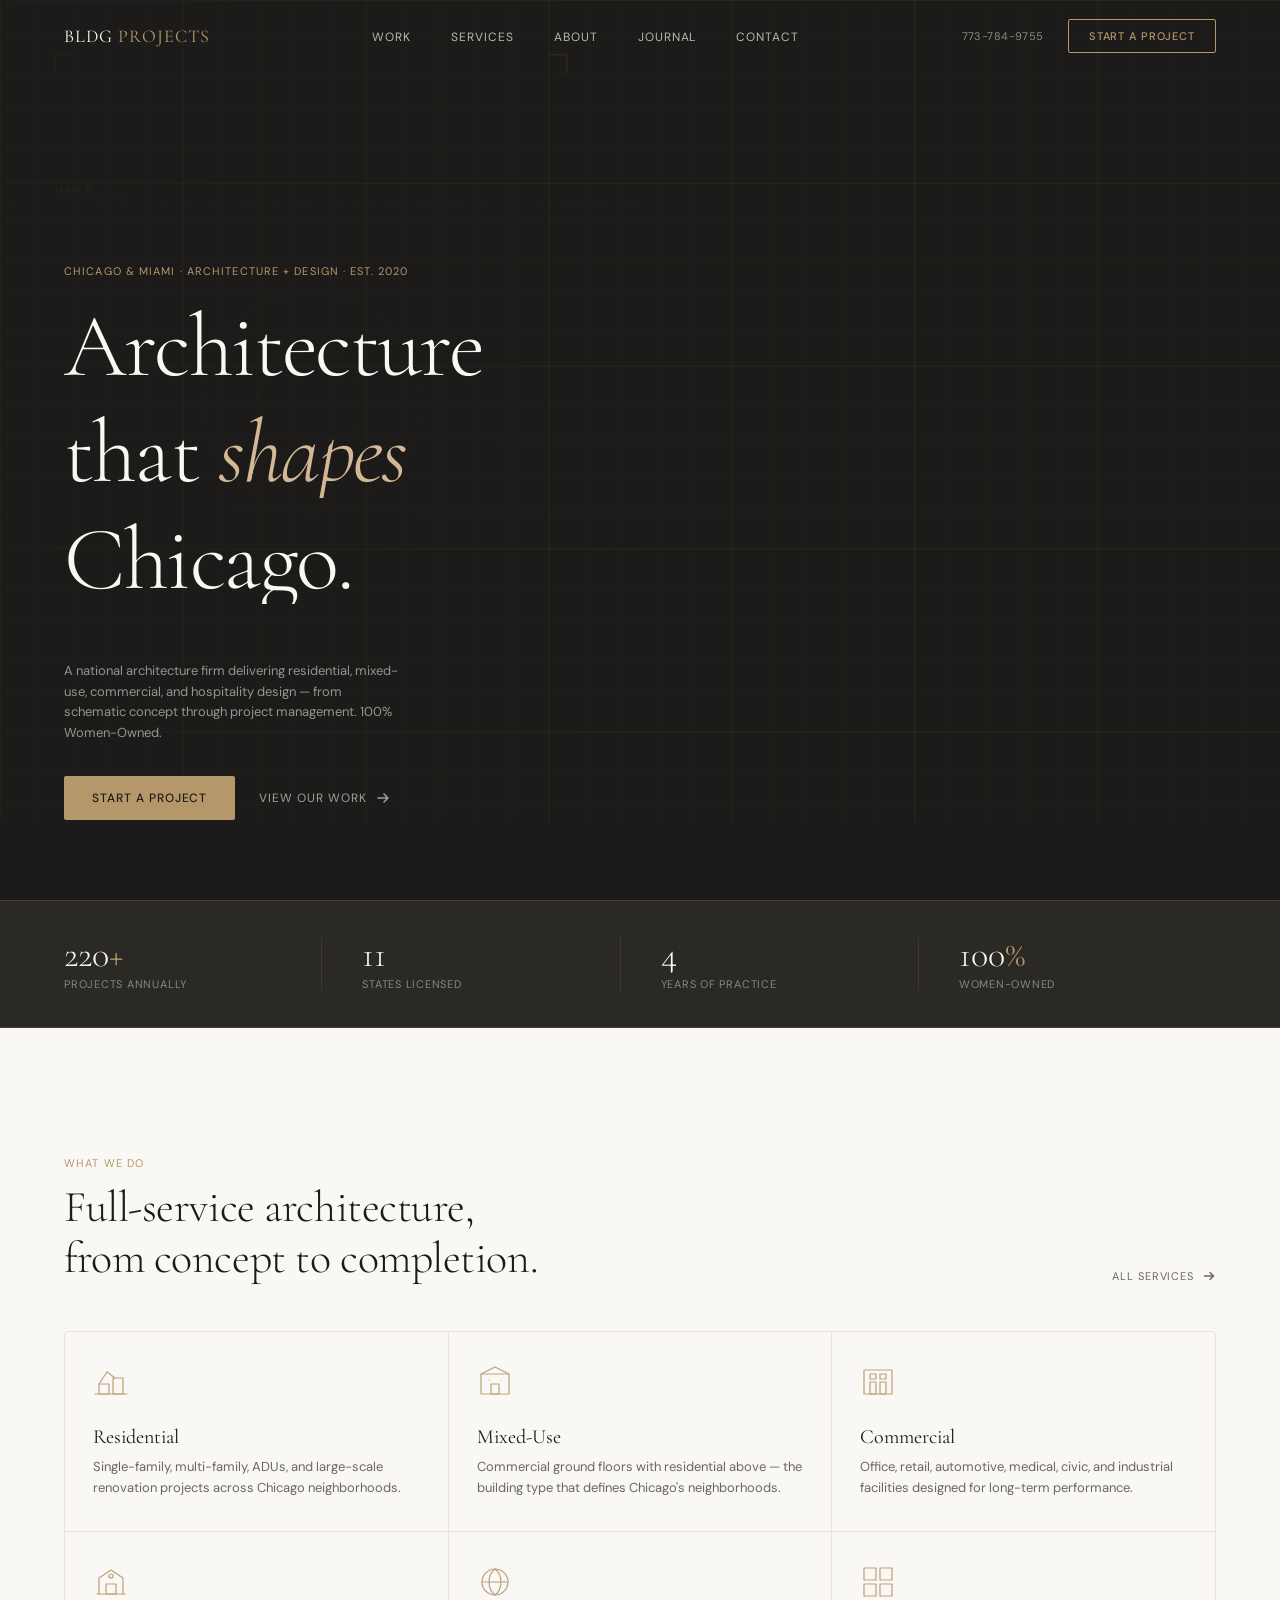
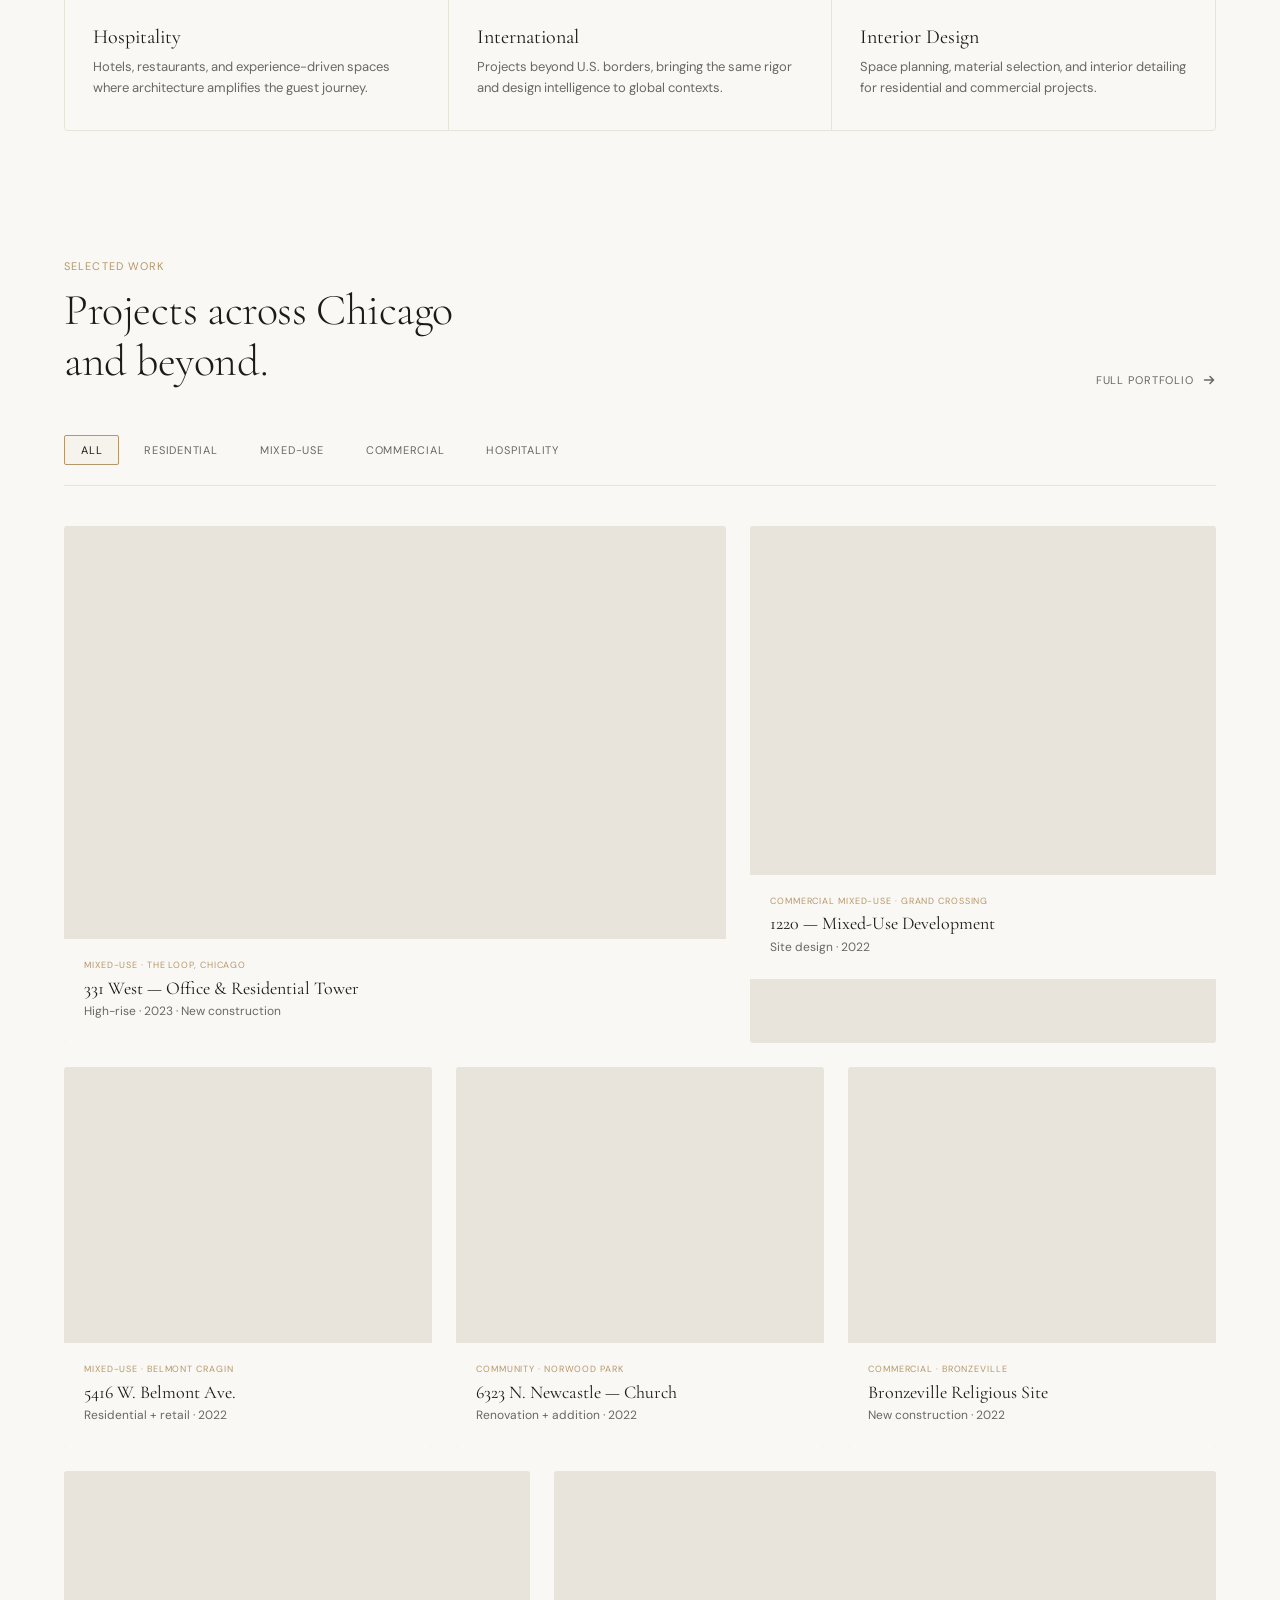
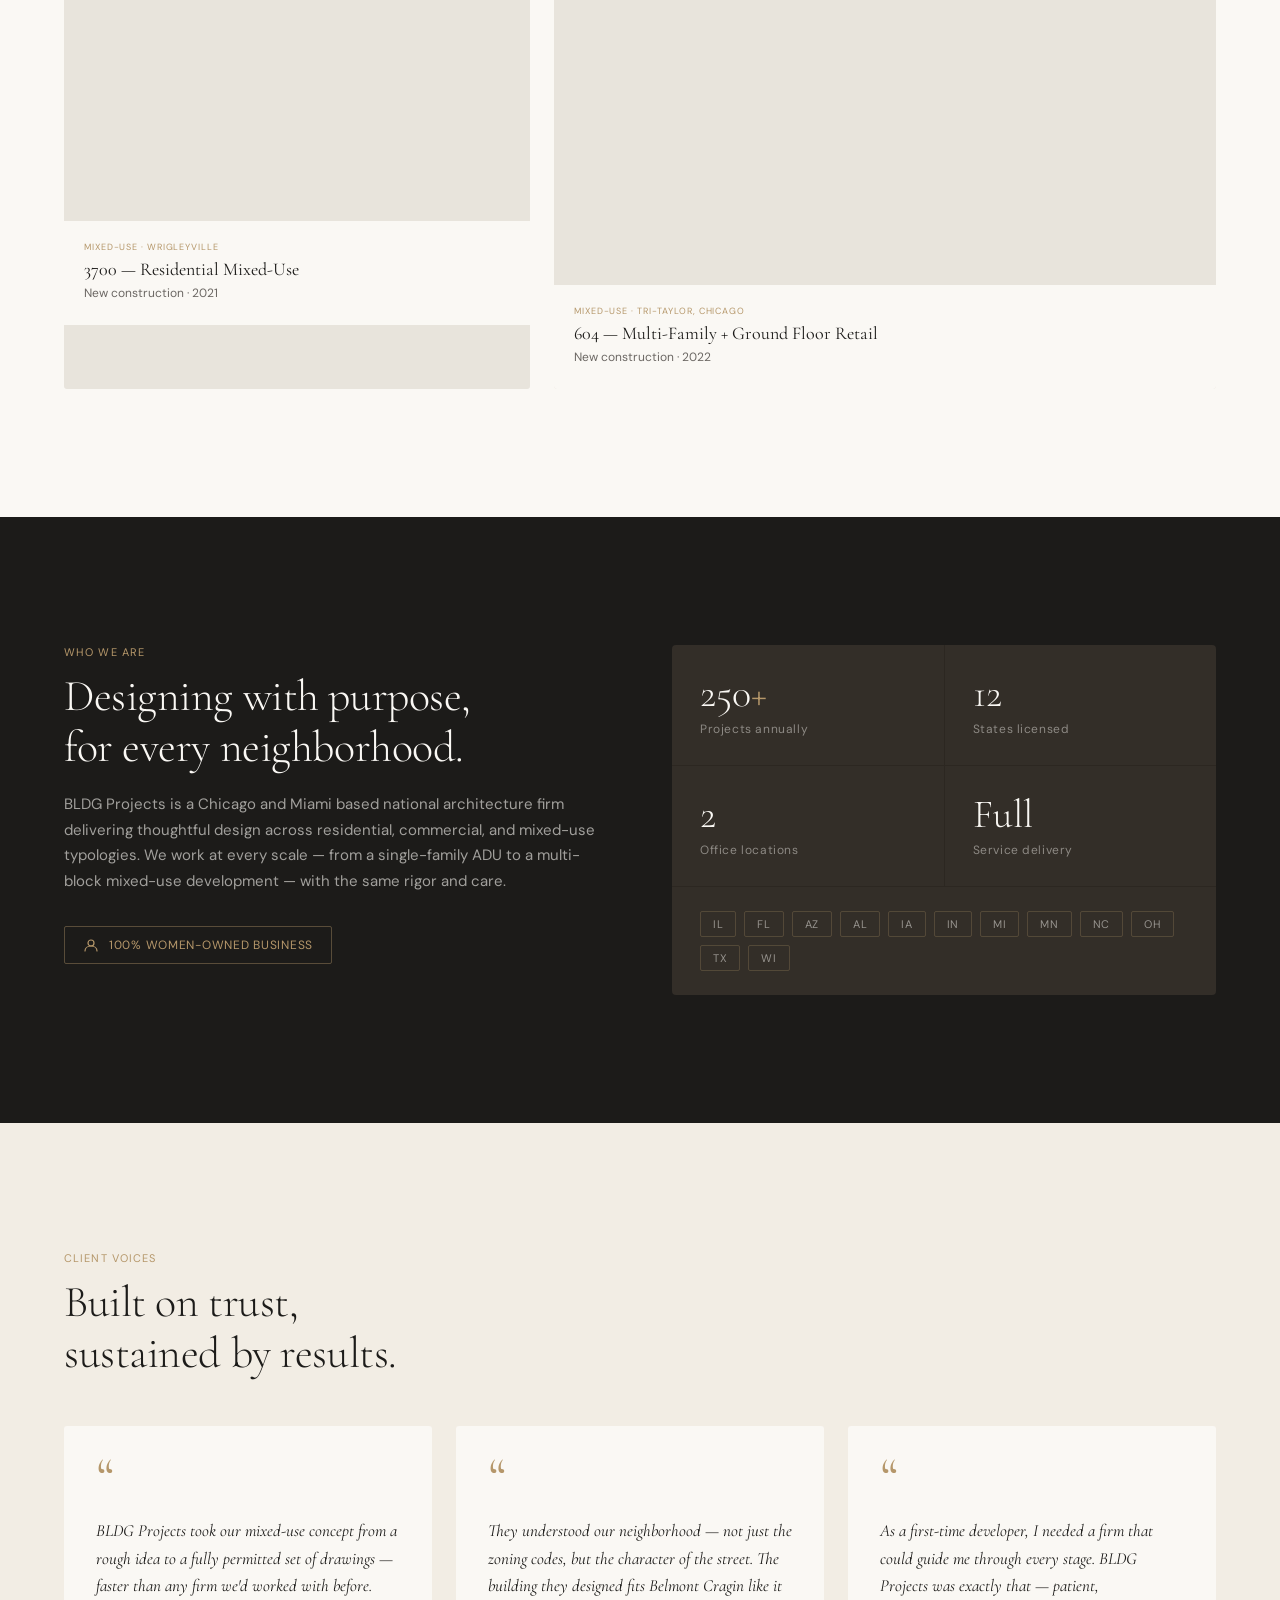
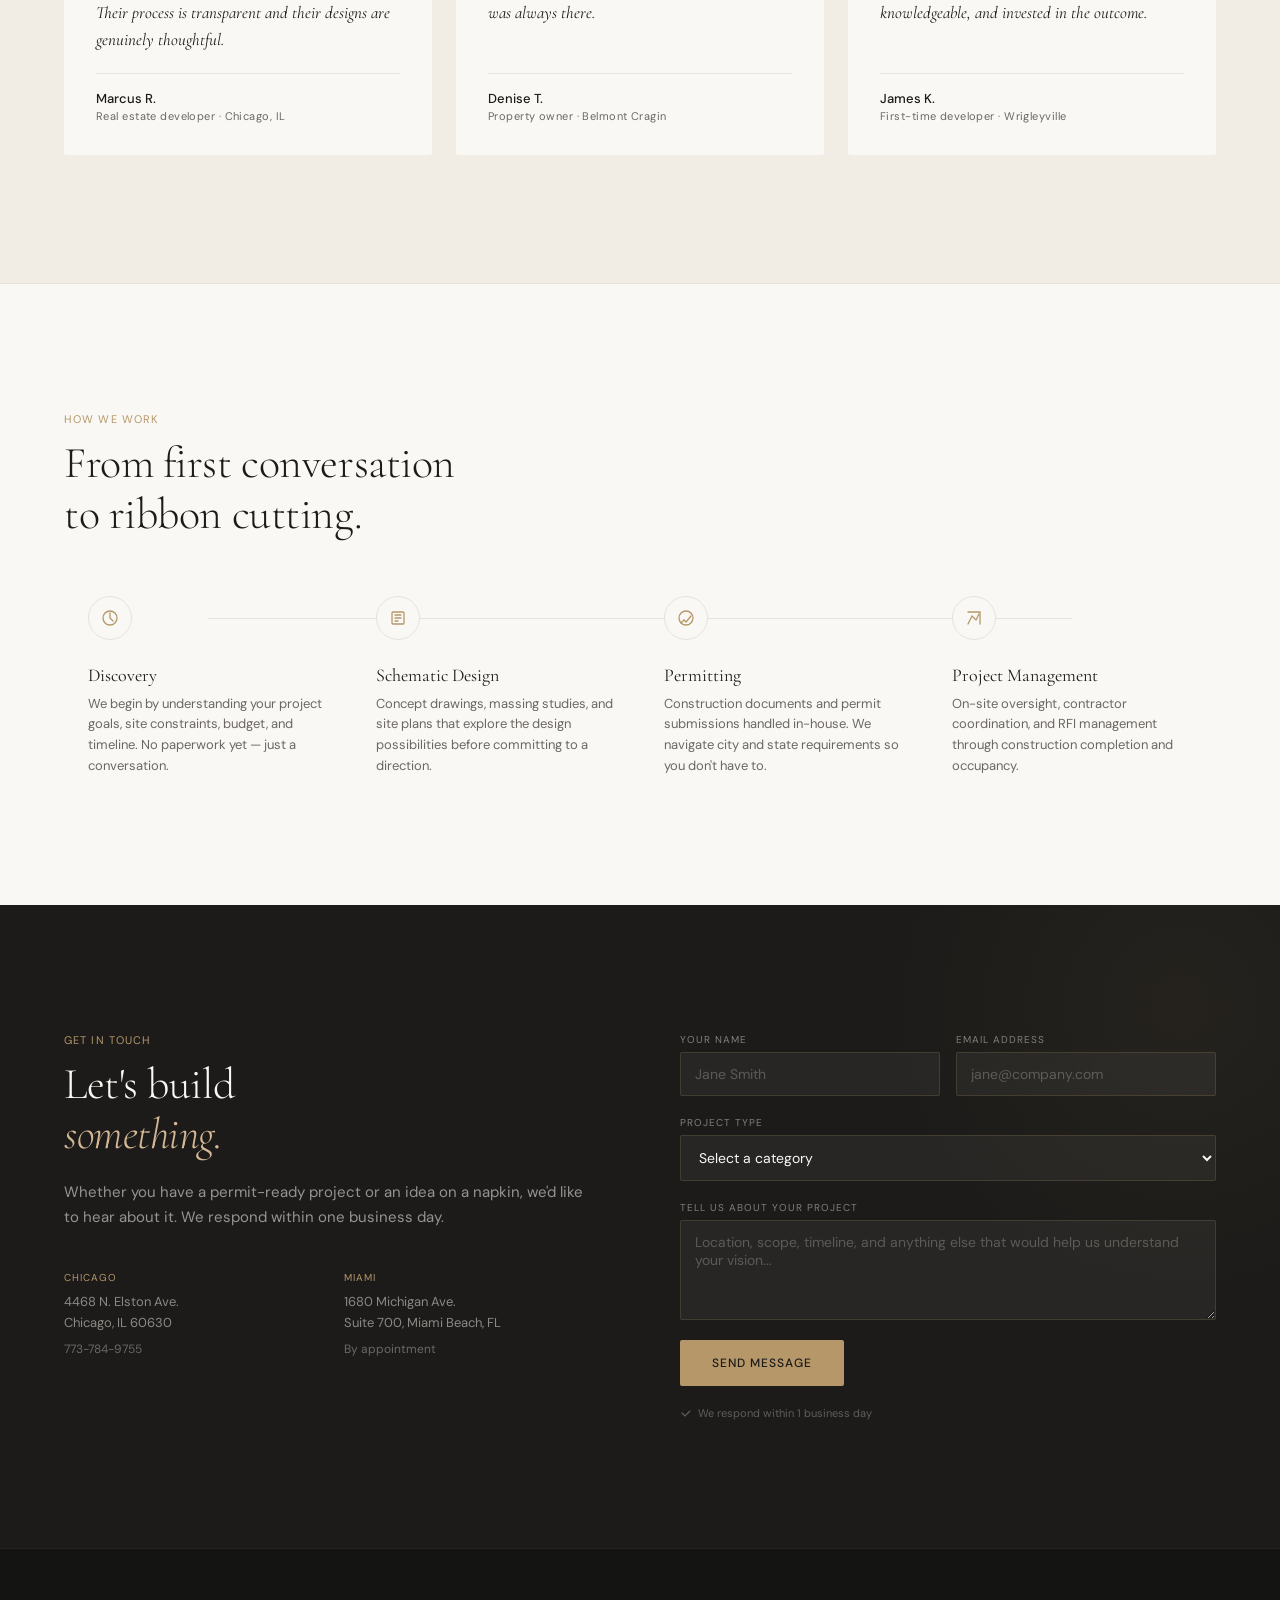
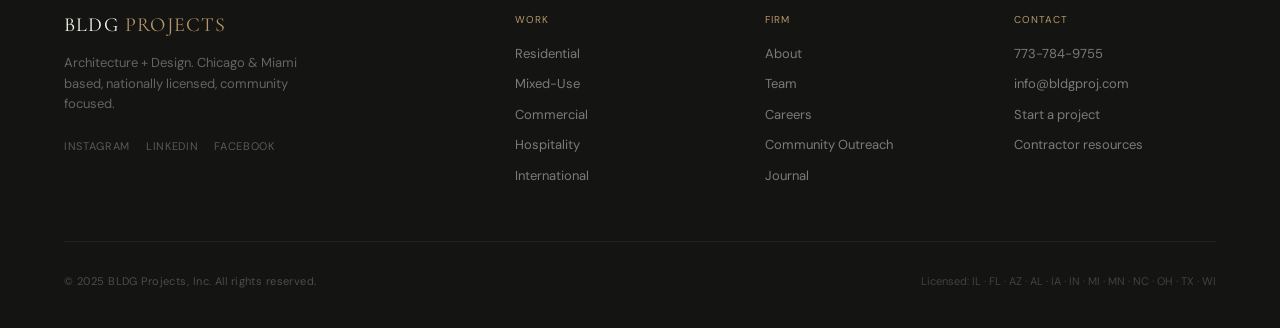
<file: bldgproj-redesign.html>
<!DOCTYPE html>
<html lang="en">
<head>
<meta charset="UTF-8">
<meta name="viewport" content="width=device-width, initial-scale=1.0">
<title>BLDG Projects — Architecture + Design</title>
<link rel="preconnect" href="https://fonts.googleapis.com">
<link rel="preconnect" href="https://fonts.gstatic.com" crossorigin>
<link href="https://fonts.googleapis.com/css2?family=Cormorant+Garamond:ital,wght@0,300;0,400;0,500;1,300;1,400&family=DM+Sans:wght@300;400;500&display=swap" rel="stylesheet">

<style>
/* ─── TOKENS ─────────────────────────────────────────── */
:root {
  --charcoal:   #1C1B19;
  --charcoal-2: #2A2924;
  --slate:      #4A4741;
  --slate-2:    #6B6763;
  --brass:      #B5976A;
  --brass-lt:   #D4B896;
  --brass-dk:   #7A5F38;
  --sand:       #F2EDE4;
  --fog:        #E8E4DC;
  --warm-white: #FAF8F4;
  --pure-white: #FFFFFF;
  --ink:        #1C1B19;

  --serif: 'Cormorant Garamond', Georgia, serif;
  --sans:  'DM Sans', system-ui, sans-serif;

  --max: 1280px;
  --gutter: clamp(1.5rem, 5vw, 4rem);
  --section-gap: clamp(5rem, 10vw, 9rem);
}

/* ─── RESET ──────────────────────────────────────────── */
*, *::before, *::after { box-sizing: border-box; margin: 0; padding: 0; }
html { scroll-behavior: smooth; }
body {
  font-family: var(--sans);
  background: var(--warm-white);
  color: var(--ink);
  -webkit-font-smoothing: antialiased;
  overflow-x: hidden;
}
img { display: block; max-width: 100%; }
a { text-decoration: none; color: inherit; }
button { border: none; background: none; cursor: pointer; font-family: var(--sans); }

/* ─── CUSTOM CURSOR ──────────────────────────────────── */
.cursor-dot {
  width: 8px; height: 8px;
  background: var(--brass);
  border-radius: 50%;
  position: fixed;
  top: 0; left: 0;
  pointer-events: none;
  z-index: 9999;
  transform: translate(-50%, -50%);
  transition: transform 0.1s, width 0.25s ease, height 0.25s ease, background 0.25s;
}
.cursor-ring {
  width: 36px; height: 36px;
  border: 1px solid var(--brass);
  border-radius: 50%;
  position: fixed;
  top: 0; left: 0;
  pointer-events: none;
  z-index: 9998;
  transform: translate(-50%, -50%);
  transition: transform 0.18s ease, width 0.25s ease, height 0.25s ease, opacity 0.25s;
  opacity: 0.5;
}
.cursor-label {
  position: fixed;
  top: 0; left: 0;
  pointer-events: none;
  z-index: 9997;
  transform: translate(-50%, -50%);
  font-size: 9px;
  letter-spacing: .1em;
  text-transform: uppercase;
  color: var(--brass);
  font-family: var(--sans);
  font-weight: 500;
  opacity: 0;
  transition: opacity 0.2s;
}
body.hover-project .cursor-dot { width: 0; height: 0; }
body.hover-project .cursor-ring { width: 64px; height: 64px; opacity: 0.8; }
body.hover-project .cursor-label { opacity: 1; }
@media (hover: none) { .cursor-dot, .cursor-ring, .cursor-label { display: none; } }

/* ─── NAVIGATION ─────────────────────────────────────── */
.nav {
  position: fixed;
  top: 0; left: 0; right: 0;
  z-index: 100;
  padding: 0 var(--gutter);
  height: 72px;
  display: flex;
  align-items: center;
  justify-content: space-between;
  transition: background 0.4s ease, backdrop-filter 0.4s ease, border-bottom-color 0.4s;
  border-bottom: 1px solid transparent;
}
.nav.scrolled {
  background: rgba(28,27,25,0.94);
  backdrop-filter: blur(16px);
  -webkit-backdrop-filter: blur(16px);
  border-bottom-color: rgba(181,151,106,0.15);
}
.nav-logo {
  font-family: var(--serif);
  font-size: 18px;
  font-weight: 400;
  letter-spacing: .06em;
  color: var(--warm-white);
  text-transform: uppercase;
}
.nav-logo span {
  color: var(--brass);
}
.nav-links {
  display: flex;
  align-items: center;
  gap: 2.5rem;
  list-style: none;
}
.nav-links a {
  font-size: 12px;
  letter-spacing: .08em;
  text-transform: uppercase;
  color: rgba(250,248,244,0.7);
  font-weight: 400;
  position: relative;
  transition: color 0.2s;
}
.nav-links a::after {
  content: '';
  position: absolute;
  bottom: -3px;
  left: 0; right: 100%;
  height: 1px;
  background: var(--brass);
  transition: right 0.3s ease;
}
.nav-links a:hover { color: var(--warm-white); }
.nav-links a:hover::after { right: 0; }
.nav-right {
  display: flex;
  align-items: center;
  gap: 1.5rem;
}
.nav-phone {
  font-size: 11px;
  color: rgba(250,248,244,0.5);
  letter-spacing: .04em;
}
.nav-cta {
  font-size: 11px;
  letter-spacing: .08em;
  text-transform: uppercase;
  font-weight: 500;
  padding: 9px 20px;
  border: 1px solid var(--brass);
  color: var(--brass);
  border-radius: 2px;
  transition: background 0.25s, color 0.25s;
}
.nav-cta:hover { background: var(--brass); color: var(--charcoal); }
.nav-menu-btn {
  display: none;
  flex-direction: column;
  gap: 5px;
  padding: 6px;
}
.nav-menu-btn span {
  display: block;
  width: 22px;
  height: 1px;
  background: var(--warm-white);
  transition: transform 0.3s;
}
.mobile-nav {
  display: none;
  position: fixed;
  inset: 0;
  background: var(--charcoal);
  z-index: 99;
  flex-direction: column;
  align-items: center;
  justify-content: center;
  gap: 2rem;
}
.mobile-nav.open { display: flex; }
.mobile-nav a {
  font-family: var(--serif);
  font-size: 36px;
  font-weight: 300;
  color: var(--warm-white);
  letter-spacing: .02em;
  transition: color 0.2s;
}
.mobile-nav a:hover { color: var(--brass); }
.mobile-close {
  position: absolute;
  top: 24px; right: 24px;
  font-size: 28px;
  color: var(--warm-white);
  background: none;
  border: none;
  cursor: pointer;
  line-height: 1;
}
@media (max-width: 900px) {
  .nav-links, .nav-phone { display: none; }
  .nav-menu-btn { display: flex; }
}

/* ─── HERO ───────────────────────────────────────────── */
.hero {
  min-height: 100svh;
  background: var(--charcoal);
  position: relative;
  display: grid;
  grid-template-columns: 1fr 1fr;
  overflow: hidden;
}

/* Blueprint SVG grid — the signature element */
.hero-grid {
  position: absolute;
  inset: 0;
  pointer-events: none;
  z-index: 1;
  opacity: 0;
  transition: opacity 1.2s ease 0.3s;
}
.hero-grid.loaded { opacity: 1; }

.hero-left {
  position: relative;
  z-index: 2;
  display: flex;
  flex-direction: column;
  justify-content: flex-end;
  padding: calc(72px + 3rem) var(--gutter) clamp(3rem,7vw,5rem) var(--gutter);
}
.hero-eyebrow {
  font-size: 11px;
  letter-spacing: .1em;
  text-transform: uppercase;
  color: var(--brass);
  font-weight: 400;
  margin-bottom: 1.5rem;
  opacity: 0;
  transform: translateY(12px);
  transition: opacity 0.6s ease 0.8s, transform 0.6s ease 0.8s;
}
.hero-eyebrow.visible { opacity: 1; transform: none; }
.hero-headline {
  font-family: var(--serif);
  font-size: clamp(52px, 7vw, 96px);
  font-weight: 300;
  line-height: 1.0;
  letter-spacing: -0.02em;
  color: var(--warm-white);
  margin-bottom: 2.5rem;
}
.hero-headline .word {
  display: inline-block;
  overflow: hidden;
}
.hero-headline .word-inner {
  display: inline-block;
  opacity: 0;
  transform: translateY(100%);
  transition: opacity 0.7s ease, transform 0.7s ease;
}
.hero-headline .word-inner.visible {
  opacity: 1;
  transform: none;
}
.hero-headline em {
  font-style: italic;
  color: var(--brass-lt);
}
.hero-meta {
  display: flex;
  align-items: center;
  gap: 1.5rem;
  margin-bottom: 2rem;
  opacity: 0;
  transform: translateY(12px);
  transition: opacity 0.6s ease 1.4s, transform 0.6s ease 1.4s;
}
.hero-meta.visible { opacity: 1; transform: none; }
.hero-meta-text {
  font-size: 13px;
  color: rgba(250,248,244,0.55);
  line-height: 1.6;
  max-width: 340px;
}
.hero-actions {
  display: flex;
  align-items: center;
  gap: 1.5rem;
  opacity: 0;
  transform: translateY(12px);
  transition: opacity 0.6s ease 1.6s, transform 0.6s ease 1.6s;
}
.hero-actions.visible { opacity: 1; transform: none; }
.btn-primary {
  font-size: 12px;
  letter-spacing: .08em;
  text-transform: uppercase;
  font-weight: 500;
  padding: 14px 28px;
  background: var(--brass);
  color: var(--charcoal);
  border-radius: 2px;
  transition: background 0.25s, transform 0.2s;
  display: inline-block;
}
.btn-primary:hover { background: var(--brass-lt); transform: translateY(-1px); }
.btn-ghost {
  font-size: 12px;
  letter-spacing: .08em;
  text-transform: uppercase;
  font-weight: 400;
  color: rgba(250,248,244,0.6);
  display: flex;
  align-items: center;
  gap: 8px;
  transition: color 0.2s;
}
.btn-ghost:hover { color: var(--warm-white); }
.btn-ghost svg { transition: transform 0.2s; }
.btn-ghost:hover svg { transform: translateX(4px); }

.hero-right {
  position: relative;
  z-index: 2;
  display: grid;
  grid-template-rows: 1fr 1fr;
  gap: 3px;
  overflow: hidden;
}
.hero-img-stack {
  display: grid;
  grid-template-rows: 55% 45%;
  gap: 3px;
  height: 100%;
}
.hero-img {
  position: relative;
  overflow: hidden;
  background: var(--charcoal-2);
}
.hero-img-inner {
  width: 100%; height: 100%;
  background-size: cover;
  background-position: center;
  transform: scale(1.04);
  transition: transform 8s ease;
}
.hero-img:hover .hero-img-inner { transform: scale(1.0); }
.hero-img-label {
  position: absolute;
  bottom: 12px;
  left: 14px;
  font-size: 9px;
  letter-spacing: .1em;
  text-transform: uppercase;
  color: rgba(250,248,244,0.6);
  background: rgba(28,27,25,0.6);
  padding: 4px 10px;
  border-radius: 2px;
  backdrop-filter: blur(4px);
}
.hero-img.reveal {
  clip-path: inset(100% 0 0 0);
  animation: revealImg 0.8s cubic-bezier(0.22,1,0.36,1) forwards;
}
@keyframes revealImg {
  to { clip-path: inset(0% 0 0 0); }
}

/* Gradient overlay on hero-left for legibility */
.hero-left::before {
  content: '';
  position: absolute;
  inset: 0;
  background: linear-gradient(90deg, rgba(28,27,25,0.6) 0%, transparent 100%);
  z-index: -1;
  pointer-events: none;
}

@media (max-width: 768px) {
  .hero { grid-template-columns: 1fr; grid-template-rows: auto; min-height: 100svh; }
  .hero-right { display: none; }
  .hero-left { justify-content: flex-end; min-height: 100svh; }
  .hero-headline { font-size: clamp(44px, 11vw, 64px); }
}

/* ─── STATS STRIP ────────────────────────────────────── */
.stats-strip {
  background: var(--charcoal-2);
  border-top: 1px solid rgba(181,151,106,0.2);
  border-bottom: 1px solid rgba(181,151,106,0.2);
  padding: 2.25rem var(--gutter);
  display: flex;
  align-items: stretch;
  justify-content: space-between;
  gap: 1rem;
}
.stat-item {
  display: flex;
  flex-direction: column;
  gap: 4px;
  flex: 1;
  padding: 0 1.5rem;
  border-right: 1px solid rgba(181,151,106,0.15);
  opacity: 0;
  transform: translateY(10px);
  transition: opacity 0.5s ease, transform 0.5s ease;
}
.stat-item:first-child { padding-left: 0; }
.stat-item:last-child { border-right: none; }
.stat-item.visible { opacity: 1; transform: none; }
.stat-num {
  font-family: var(--serif);
  font-size: 36px;
  font-weight: 300;
  color: var(--warm-white);
  line-height: 1;
}
.stat-num .brass { color: var(--brass); }
.stat-label {
  font-size: 11px;
  letter-spacing: .07em;
  text-transform: uppercase;
  color: rgba(250,248,244,0.45);
}
@media (max-width: 600px) {
  .stats-strip { flex-wrap: wrap; }
  .stat-item { min-width: 40%; border-right: none; padding: .75rem 0; border-bottom: 1px solid rgba(181,151,106,0.12); }
  .stat-item:last-child { border-bottom: none; }
}

/* ─── SERVICES ───────────────────────────────────────── */
.services-section {
  padding: var(--section-gap) var(--gutter);
  background: var(--warm-white);
}
.section-header {
  display: flex;
  align-items: flex-end;
  justify-content: space-between;
  margin-bottom: 3rem;
  gap: 2rem;
}
.section-eyebrow {
  font-size: 11px;
  letter-spacing: .1em;
  text-transform: uppercase;
  color: var(--brass);
  font-weight: 400;
  margin-bottom: .75rem;
}
.section-title {
  font-family: var(--serif);
  font-size: clamp(28px, 4vw, 44px);
  font-weight: 300;
  line-height: 1.15;
  color: var(--ink);
  letter-spacing: -0.01em;
}
.section-link {
  font-size: 11px;
  letter-spacing: .08em;
  text-transform: uppercase;
  color: var(--slate-2);
  display: flex;
  align-items: center;
  gap: 8px;
  white-space: nowrap;
  flex-shrink: 0;
  transition: color 0.2s;
}
.section-link:hover { color: var(--brass); }
.services-grid {
  display: grid;
  grid-template-columns: repeat(3, 1fr);
  gap: 1px;
  background: var(--fog);
  border: 1px solid var(--fog);
  border-radius: 4px;
  overflow: hidden;
}
.service-card {
  background: var(--warm-white);
  padding: 2rem 1.75rem 2rem;
  position: relative;
  cursor: default;
  transition: background 0.3s;
  overflow: hidden;
}
.service-card::before {
  content: '';
  position: absolute;
  bottom: 0; left: 0;
  width: 0; height: 2px;
  background: var(--brass);
  transition: width 0.4s ease;
}
.service-card:hover { background: var(--sand); }
.service-card:hover::before { width: 100%; }
.service-icon {
  width: 36px; height: 36px;
  margin-bottom: 1.25rem;
  color: var(--brass);
  opacity: 0.9;
}
.service-name {
  font-family: var(--serif);
  font-size: 20px;
  font-weight: 400;
  color: var(--ink);
  margin-bottom: .5rem;
  line-height: 1.2;
}
.service-desc {
  font-size: 13px;
  color: var(--slate-2);
  line-height: 1.6;
}
.service-arrow {
  position: absolute;
  bottom: 1.75rem; right: 1.75rem;
  opacity: 0;
  transform: translateX(-6px);
  transition: opacity 0.3s, transform 0.3s;
  color: var(--brass);
}
.service-card:hover .service-arrow { opacity: 1; transform: none; }
@media (max-width: 768px) {
  .services-grid { grid-template-columns: 1fr 1fr; }
  .section-header { flex-direction: column; align-items: flex-start; }
}
@media (max-width: 480px) {
  .services-grid { grid-template-columns: 1fr; }
}

/* ─── PORTFOLIO ──────────────────────────────────────── */
.portfolio-section {
  padding: 0 var(--gutter) var(--section-gap);
  background: var(--warm-white);
}
.filter-bar {
  display: flex;
  align-items: center;
  gap: .5rem;
  flex-wrap: wrap;
  margin-bottom: 2.5rem;
  border-bottom: 1px solid var(--fog);
  padding-bottom: 1.25rem;
}
.filter-btn {
  font-size: 11px;
  letter-spacing: .07em;
  text-transform: uppercase;
  padding: 7px 16px;
  border-radius: 2px;
  border: 1px solid transparent;
  color: var(--slate-2);
  transition: all 0.2s;
  font-family: var(--sans);
}
.filter-btn:hover { color: var(--ink); border-color: var(--fog); }
.filter-btn.active { color: var(--charcoal); border-color: var(--brass); background: rgba(181,151,106,0.06); }
.portfolio-grid {
  display: grid;
  grid-template-columns: repeat(12, 1fr);
  gap: 1.5rem;
}
.proj-card {
  position: relative;
  overflow: hidden;
  cursor: none;
  border-radius: 3px;
  background: var(--fog);
  opacity: 0;
  transform: translateY(20px);
  transition: opacity 0.6s ease, transform 0.6s ease;
}
.proj-card.visible { opacity: 1; transform: none; }
.proj-card.wide { grid-column: span 7; }
.proj-card.narrow { grid-column: span 5; }
.proj-card.full { grid-column: span 12; }
.proj-card.third { grid-column: span 4; }
.proj-img {
  width: 100%;
  aspect-ratio: 4/3;
  background-size: cover;
  background-position: center;
  transform: scale(1.03);
  transition: transform 0.6s cubic-bezier(0.22,1,0.36,1);
}
.proj-card.wide .proj-img { aspect-ratio: 16/10; }
.proj-card.full .proj-img { aspect-ratio: 21/9; }
.proj-card:hover .proj-img { transform: scale(1.0); }
.proj-info {
  padding: 1.25rem 1.25rem 1.5rem;
  background: var(--warm-white);
}
.proj-tag {
  font-size: 9px;
  letter-spacing: .1em;
  text-transform: uppercase;
  color: var(--brass);
  margin-bottom: .4rem;
}
.proj-name {
  font-family: var(--serif);
  font-size: 18px;
  font-weight: 400;
  color: var(--ink);
  margin-bottom: .25rem;
  line-height: 1.2;
}
.proj-meta {
  font-size: 12px;
  color: var(--slate-2);
}
.proj-overlay {
  position: absolute;
  inset: 0;
  background: rgba(28,27,25,0);
  transition: background 0.3s;
  display: flex;
  align-items: center;
  justify-content: center;
}
.proj-card:hover .proj-overlay { background: rgba(28,27,25,0.04); }
@media (max-width: 900px) {
  .proj-card.wide, .proj-card.narrow, .proj-card.full, .proj-card.third {
    grid-column: span 12;
  }
  .proj-card.wide .proj-img { aspect-ratio: 16/9; }
}

/* ─── CREDENTIALS ────────────────────────────────────── */
.credentials-section {
  background: var(--charcoal);
  padding: var(--section-gap) var(--gutter);
}
.cred-inner {
  display: grid;
  grid-template-columns: 1fr 1fr;
  gap: 4rem;
  align-items: start;
}
.cred-left .section-title { color: var(--warm-white); }
.cred-left .section-eyebrow { color: var(--brass); }
.cred-body {
  font-size: 15px;
  color: rgba(250,248,244,0.6);
  line-height: 1.7;
  margin: 1.25rem 0 2rem;
}
.womens-badge {
  display: inline-flex;
  align-items: center;
  gap: 10px;
  padding: 10px 18px;
  border: 1px solid rgba(181,151,106,0.4);
  border-radius: 2px;
  font-size: 12px;
  letter-spacing: .06em;
  text-transform: uppercase;
  color: var(--brass);
}
.womens-badge svg { flex-shrink: 0; }
.cred-right {
  display: grid;
  grid-template-columns: 1fr 1fr;
  gap: 1px;
  background: rgba(181,151,106,0.1);
  border-radius: 4px;
  overflow: hidden;
}
.cred-stat {
  background: rgba(255,255,255,0.03);
  padding: 1.75rem;
  border-radius: 0;
}
.cred-stat-num {
  font-family: var(--serif);
  font-size: 40px;
  font-weight: 300;
  color: var(--warm-white);
  line-height: 1;
  margin-bottom: .5rem;
}
.cred-stat-num em { color: var(--brass); font-style: normal; }
.cred-stat-label {
  font-size: 12px;
  color: rgba(250,248,244,0.45);
  letter-spacing: .05em;
}
.states-list {
  grid-column: span 2;
  background: rgba(255,255,255,0.03);
  padding: 1.5rem 1.75rem;
  display: flex;
  flex-wrap: wrap;
  gap: .5rem;
}
.state-pill {
  font-size: 11px;
  letter-spacing: .06em;
  padding: 5px 12px;
  border: 1px solid rgba(181,151,106,0.25);
  border-radius: 2px;
  color: rgba(250,248,244,0.5);
  transition: border-color 0.2s, color 0.2s;
}
.state-pill:hover { border-color: var(--brass); color: var(--brass); }
@media (max-width: 768px) {
  .cred-inner { grid-template-columns: 1fr; gap: 2.5rem; }
}

/* ─── TESTIMONIALS ───────────────────────────────────── */
.testimonials-section {
  padding: var(--section-gap) var(--gutter);
  background: var(--sand);
}
.testimonials-grid {
  display: grid;
  grid-template-columns: repeat(3, 1fr);
  gap: 1.5rem;
  margin-top: 3rem;
}
.testimonial-card {
  background: var(--warm-white);
  border-radius: 3px;
  padding: 2rem;
  display: flex;
  flex-direction: column;
  gap: 1.25rem;
  opacity: 0;
  transform: translateY(16px);
  transition: opacity 0.5s ease, transform 0.5s ease;
}
.testimonial-card.visible { opacity: 1; transform: none; }
.testimonial-quote-mark {
  font-family: var(--serif);
  font-size: 56px;
  color: var(--brass);
  line-height: .7;
  font-weight: 300;
}
.testimonial-text {
  font-family: var(--serif);
  font-size: 17px;
  font-weight: 400;
  color: var(--ink);
  line-height: 1.6;
  font-style: italic;
  flex: 1;
}
.testimonial-author {
  border-top: 1px solid var(--fog);
  padding-top: 1rem;
}
.testimonial-name {
  font-size: 13px;
  font-weight: 500;
  color: var(--ink);
}
.testimonial-role {
  font-size: 11px;
  color: var(--slate-2);
  letter-spacing: .04em;
  margin-top: 2px;
}
@media (max-width: 768px) {
  .testimonials-grid { grid-template-columns: 1fr; }
}

/* ─── PROCESS ────────────────────────────────────────── */
.process-section {
  padding: var(--section-gap) var(--gutter);
  background: var(--warm-white);
  border-top: 1px solid var(--fog);
}
.process-steps {
  display: grid;
  grid-template-columns: repeat(4, 1fr);
  gap: 0;
  margin-top: 3.5rem;
  position: relative;
}
.process-steps::before {
  content: '';
  position: absolute;
  top: 22px;
  left: 12.5%;
  right: 12.5%;
  height: 1px;
  background: var(--fog);
  z-index: 0;
}
.process-step {
  padding: 0 1.5rem;
  position: relative;
  z-index: 1;
  opacity: 0;
  transform: translateY(12px);
  transition: opacity 0.5s ease, transform 0.5s ease;
}
.process-step.visible { opacity: 1; transform: none; }
.process-dot {
  width: 44px; height: 44px;
  border-radius: 50%;
  border: 1px solid var(--fog);
  background: var(--warm-white);
  display: flex;
  align-items: center;
  justify-content: center;
  margin-bottom: 1.5rem;
  color: var(--brass);
}
.process-step-name {
  font-family: var(--serif);
  font-size: 18px;
  font-weight: 400;
  color: var(--ink);
  margin-bottom: .5rem;
}
.process-step-desc {
  font-size: 13px;
  color: var(--slate-2);
  line-height: 1.6;
}
@media (max-width: 768px) {
  .process-steps { grid-template-columns: 1fr 1fr; gap: 2rem; }
  .process-steps::before { display: none; }
}

/* ─── CONTACT ────────────────────────────────────────── */
.contact-section {
  padding: var(--section-gap) var(--gutter);
  background: var(--charcoal);
  position: relative;
  overflow: hidden;
}
.contact-section::before {
  content: '';
  position: absolute;
  top: -200px; right: -200px;
  width: 600px; height: 600px;
  border-radius: 50%;
  background: radial-gradient(circle, rgba(181,151,106,0.06) 0%, transparent 70%);
  pointer-events: none;
}
.contact-inner {
  display: grid;
  grid-template-columns: 1fr 1fr;
  gap: 5rem;
  align-items: start;
}
.contact-left .section-title { color: var(--warm-white); }
.contact-left .section-eyebrow { color: var(--brass); }
.contact-intro {
  font-size: 15px;
  color: rgba(250,248,244,0.55);
  line-height: 1.7;
  margin: 1.25rem 0 2.5rem;
}
.contact-offices {
  display: grid;
  grid-template-columns: 1fr 1fr;
  gap: 1.5rem;
}
.office-label {
  font-size: 10px;
  letter-spacing: .1em;
  text-transform: uppercase;
  color: var(--brass);
  margin-bottom: .5rem;
}
.office-addr {
  font-size: 13px;
  color: rgba(250,248,244,0.5);
  line-height: 1.6;
}
.office-hours {
  font-size: 12px;
  color: rgba(250,248,244,0.35);
  margin-top: .5rem;
}
.contact-form {
  display: flex;
  flex-direction: column;
  gap: 1.25rem;
}
.form-row { display: grid; grid-template-columns: 1fr 1fr; gap: 1rem; }
.form-field {
  display: flex;
  flex-direction: column;
  gap: 6px;
}
.form-field label {
  font-size: 10px;
  letter-spacing: .1em;
  text-transform: uppercase;
  color: rgba(250,248,244,0.45);
}
.form-field input,
.form-field select,
.form-field textarea {
  background: rgba(255,255,255,0.05);
  border: 1px solid rgba(181,151,106,0.2);
  border-radius: 2px;
  padding: 12px 14px;
  font-size: 14px;
  color: var(--warm-white);
  font-family: var(--sans);
  transition: border-color 0.2s;
  width: 100%;
  outline: none;
}
.form-field input::placeholder,
.form-field textarea::placeholder { color: rgba(250,248,244,0.25); }
.form-field select option { background: var(--charcoal-2); }
.form-field input:focus,
.form-field select:focus,
.form-field textarea:focus {
  border-color: rgba(181,151,106,0.6);
}
.form-field textarea { resize: vertical; min-height: 100px; }
.form-submit {
  font-size: 12px;
  letter-spacing: .08em;
  text-transform: uppercase;
  font-weight: 500;
  padding: 15px 32px;
  background: var(--brass);
  color: var(--charcoal);
  border-radius: 2px;
  width: fit-content;
  font-family: var(--sans);
  transition: background 0.2s, transform 0.2s;
  cursor: pointer;
  border: none;
}
.form-submit:hover { background: var(--brass-lt); transform: translateY(-1px); }
.form-promise {
  font-size: 11px;
  color: rgba(250,248,244,0.3);
  display: flex;
  align-items: center;
  gap: 6px;
}
@media (max-width: 900px) {
  .contact-inner { grid-template-columns: 1fr; gap: 3rem; }
  .form-row { grid-template-columns: 1fr; }
}

/* ─── FOOTER ─────────────────────────────────────────── */
.footer {
  background: #141412;
  border-top: 1px solid rgba(181,151,106,0.12);
  padding: 4rem var(--gutter) 2.5rem;
}
.footer-top {
  display: grid;
  grid-template-columns: 2fr 1fr 1fr 1fr;
  gap: 3rem;
  margin-bottom: 3.5rem;
}
.footer-brand {}
.footer-logo {
  font-family: var(--serif);
  font-size: 20px;
  font-weight: 400;
  letter-spacing: .06em;
  color: var(--warm-white);
  text-transform: uppercase;
  margin-bottom: 1rem;
}
.footer-logo span { color: var(--brass); }
.footer-tagline {
  font-size: 13px;
  color: rgba(250,248,244,0.35);
  line-height: 1.6;
  max-width: 240px;
  margin-bottom: 1.5rem;
}
.footer-social {
  display: flex;
  gap: 1rem;
}
.footer-social a {
  font-size: 11px;
  letter-spacing: .06em;
  text-transform: uppercase;
  color: rgba(250,248,244,0.3);
  transition: color 0.2s;
}
.footer-social a:hover { color: var(--brass); }
.footer-col-title {
  font-size: 10px;
  letter-spacing: .1em;
  text-transform: uppercase;
  color: var(--brass);
  margin-bottom: 1rem;
}
.footer-links {
  list-style: none;
  display: flex;
  flex-direction: column;
  gap: .6rem;
}
.footer-links li a {
  font-size: 13px;
  color: rgba(250,248,244,0.45);
  transition: color 0.2s;
}
.footer-links li a:hover { color: var(--warm-white); }
.footer-bottom {
  border-top: 1px solid rgba(255,255,255,0.06);
  padding-top: 2rem;
  display: flex;
  align-items: center;
  justify-content: space-between;
  flex-wrap: wrap;
  gap: 1rem;
}
.footer-copy {
  font-size: 11px;
  color: rgba(250,248,244,0.25);
  letter-spacing: .04em;
}
.footer-license {
  font-size: 11px;
  color: rgba(250,248,244,0.2);
}
@media (max-width: 768px) {
  .footer-top { grid-template-columns: 1fr 1fr; }
  .footer-brand { grid-column: span 2; }
}
@media (max-width: 480px) {
  .footer-top { grid-template-columns: 1fr; }
  .footer-brand { grid-column: span 1; }
}

/* ─── SCROLL REVEAL UTILITY ──────────────────────────── */
.reveal {
  opacity: 0;
  transform: translateY(20px);
  transition: opacity 0.6s ease, transform 0.6s ease;
}
.reveal.visible { opacity: 1; transform: none; }

/* ─── REDUCED MOTION ─────────────────────────────────── */
@media (prefers-reduced-motion: reduce) {
  *, *::before, *::after { transition-duration: 0.01ms !important; animation-duration: 0.01ms !important; }
}
</style>
</head>
<body>

<!-- Custom cursor -->
<div class="cursor-dot" id="cursorDot"></div>
<div class="cursor-ring" id="cursorRing"></div>
<div class="cursor-label" id="cursorLabel">View</div>

<!-- ─── NAVIGATION ─── -->
<nav class="nav" id="mainNav">
  <a href="#" class="nav-logo">BLDG<span>&nbsp;Projects</span></a>
  <ul class="nav-links">
    <li><a href="#work">Work</a></li>
    <li><a href="#services">Services</a></li>
    <li><a href="#about">About</a></li>
    <li><a href="#blog">Journal</a></li>
    <li><a href="#contact">Contact</a></li>
  </ul>
  <div class="nav-right">
    <span class="nav-phone">773-784-9755</span>
    <a href="#contact" class="nav-cta">Start a project</a>
    <button class="nav-menu-btn" id="menuBtn" aria-label="Open menu">
      <span></span><span></span><span></span>
    </button>
  </div>
</nav>

<!-- Mobile nav -->
<div class="mobile-nav" id="mobileNav">
  <button class="mobile-close" id="closeNav">&#10005;</button>
  <a href="#work" onclick="closeMobileNav()">Work</a>
  <a href="#services" onclick="closeMobileNav()">Services</a>
  <a href="#about" onclick="closeMobileNav()">About</a>
  <a href="#contact" onclick="closeMobileNav()">Start a project</a>
</div>

<!-- ─── HERO ─── -->
<section class="hero" id="hero">
  <!-- Blueprint grid signature element -->
  <svg class="hero-grid" id="heroGrid" viewBox="0 0 1400 900" preserveAspectRatio="xMidYMid slice" xmlns="http://www.w3.org/2000/svg" aria-hidden="true">
    <defs>
      <pattern id="smallGrid" width="40" height="40" patternUnits="userSpaceOnUse">
        <path d="M 40 0 L 0 0 0 40" fill="none" stroke="rgba(181,151,106,0.07)" stroke-width="0.5"/>
      </pattern>
      <pattern id="bigGrid" width="200" height="200" patternUnits="userSpaceOnUse">
        <rect width="200" height="200" fill="url(#smallGrid)"/>
        <path d="M 200 0 L 0 0 0 200" fill="none" stroke="rgba(181,151,106,0.12)" stroke-width="1"/>
      </pattern>
    </defs>
    <rect width="100%" height="100%" fill="url(#bigGrid)"/>
    <!-- Structural annotation lines -->
    <line x1="200" y1="0" x2="200" y2="900" stroke="rgba(181,151,106,0.08)" stroke-width="0.5" stroke-dasharray="4 8"/>
    <line x1="0" y1="220" x2="700" y2="220" stroke="rgba(181,151,106,0.08)" stroke-width="0.5" stroke-dasharray="4 8"/>
    <line x1="0" y1="600" x2="700" y2="600" stroke="rgba(181,151,106,0.05)" stroke-width="0.5" stroke-dasharray="4 8"/>
    <!-- Dimension arrows -->
    <text x="60" y="210" fill="rgba(181,151,106,0.2)" font-size="8" font-family="DM Sans, sans-serif" letter-spacing="1">14,500 SF</text>
    <line x1="60" y1="215" x2="140" y2="215" stroke="rgba(181,151,106,0.15)" stroke-width="0.5" marker-end="url(#dim-arrow)"/>
    <text x="60" y="600" fill="rgba(181,151,106,0.15)" font-size="8" font-family="DM Sans, sans-serif" letter-spacing="1">LEVEL 01</text>
    <!-- Corner marks -->
    <path d="M 60 60 L 60 80 M 60 60 L 80 60" stroke="rgba(181,151,106,0.2)" stroke-width="1" fill="none"/>
    <path d="M 620 60 L 620 80 M 620 60 L 600 60" stroke="rgba(181,151,106,0.2)" stroke-width="1" fill="none"/>
    <circle cx="340" cy="440" r="120" fill="none" stroke="rgba(181,151,106,0.05)" stroke-width="1" stroke-dasharray="6 10"/>
    <circle cx="340" cy="440" r="60" fill="none" stroke="rgba(181,151,106,0.07)" stroke-width="0.5"/>
    <line x1="220" y1="440" x2="460" y2="440" stroke="rgba(181,151,106,0.05)" stroke-width="0.5"/>
    <line x1="340" y1="320" x2="340" y2="560" stroke="rgba(181,151,106,0.05)" stroke-width="0.5"/>
  </svg>

  <div class="hero-left">
    <div class="hero-eyebrow" id="heroEyebrow">Chicago &amp; Miami · Architecture + Design · Est. 2020</div>
    <h1 class="hero-headline" id="heroHeadline">
      <span class="word"><span class="word-inner">Architecture</span></span>&nbsp;<br>
      <span class="word"><span class="word-inner">that&nbsp;</span></span><span class="word"><span class="word-inner"><em>shapes</em></span></span>&nbsp;<br>
      <span class="word"><span class="word-inner">Chicago.</span></span>
    </h1>
    <div class="hero-meta" id="heroMeta">
      <div class="hero-meta-text">A national architecture firm delivering residential, mixed-use, commercial, and hospitality design — from schematic concept through project management. 100% Women-Owned.</div>
    </div>
    <div class="hero-actions" id="heroActions">
      <a href="#contact" class="btn-primary">Start a project</a>
      <a href="#work" class="btn-ghost">
        View our work
        <svg width="16" height="16" viewBox="0 0 16 16" fill="none" stroke="currentColor" stroke-width="1.5" stroke-linecap="round" stroke-linejoin="round">
          <path d="M3 8h10M9 4l4 4-4 4"/>
        </svg>
      </a>
    </div>
  </div>

  <div class="hero-right">
    <div class="hero-img-stack">
      <div class="hero-img" id="heroImg1" style="animation-delay:0.9s">
        <div class="hero-img-inner" style="background-image: url('https://images.squarespace-cdn.com/content/v1/5f335706fcfb210f5fcae708/e91c6791-c0b3-4209-926c-8fe373347d88/331+-+2.jpg')"></div>
        <span class="hero-img-label">Mixed-Use · The Loop</span>
      </div>
      <div class="hero-img" id="heroImg2" style="animation-delay:1.1s">
        <div class="hero-img-inner" style="background-image: url('https://images.squarespace-cdn.com/content/v1/5f335706fcfb210f5fcae708/1643610817568-JBQRG8N96TSDNSQF8NU7/1220%2BFINAL.jpg')"></div>
        <span class="hero-img-label">Commercial · Grand Crossing</span>
      </div>
    </div>
  </div>
</section>

<!-- ─── STATS STRIP ─── -->
<div class="stats-strip" id="statsStrip">
  <div class="stat-item" data-target="250">
    <div class="stat-num"><span class="count-up" data-target="250">0</span><span class="brass">+</span></div>
    <div class="stat-label">Projects annually</div>
  </div>
  <div class="stat-item" data-delay="100">
    <div class="stat-num"><span class="count-up" data-target="12">0</span></div>
    <div class="stat-label">States licensed</div>
  </div>
  <div class="stat-item" data-delay="200">
    <div class="stat-num"><span class="count-up" data-target="5">0</span></div>
    <div class="stat-label">Years of practice</div>
  </div>
  <div class="stat-item" data-delay="300">
    <div class="stat-num">100<span class="brass">%</span></div>
    <div class="stat-label">Women-Owned</div>
  </div>
</div>

<!-- ─── SERVICES ─── -->
<section class="services-section" id="services">
  <div class="section-header reveal">
    <div>
      <div class="section-eyebrow">What we do</div>
      <h2 class="section-title">Full-service architecture,<br>from concept to completion.</h2>
    </div>
    <a href="#" class="section-link">
      All services
      <svg width="14" height="14" viewBox="0 0 14 14" fill="none" stroke="currentColor" stroke-width="1.5" stroke-linecap="round"><path d="M2.5 7h9M8 3.5l3.5 3.5L8 10.5"/></svg>
    </a>
  </div>
  <div class="services-grid reveal">
    <div class="service-card">
      <svg class="service-icon" viewBox="0 0 36 36" fill="none" stroke="currentColor" stroke-width="1.2" stroke-linecap="round" stroke-linejoin="round"><rect x="6" y="20" width="10" height="10"/><rect x="20" y="14" width="10" height="16"/><path d="M6 20L14 8l8 6"/><path d="M2 30h32"/></svg>
      <div class="service-name">Residential</div>
      <div class="service-desc">Single-family, multi-family, ADUs, and large-scale renovation projects across Chicago neighborhoods.</div>
      <svg class="service-arrow" width="18" height="18" viewBox="0 0 18 18" fill="none" stroke="currentColor" stroke-width="1.5" stroke-linecap="round"><path d="M3 9h12M11 5l4 4-4 4"/></svg>
    </div>
    <div class="service-card">
      <svg class="service-icon" viewBox="0 0 36 36" fill="none" stroke="currentColor" stroke-width="1.2" stroke-linecap="round" stroke-linejoin="round"><rect x="4" y="10" width="28" height="20"/><path d="M4 10l14-7 14 7"/><rect x="14" y="20" width="8" height="10"/><line x1="12" y1="16" x2="12" y2="16.01"/><line x1="24" y1="16" x2="24" y2="16.01"/></svg>
      <div class="service-name">Mixed-Use</div>
      <div class="service-desc">Commercial ground floors with residential above — the building type that defines Chicago's neighborhoods.</div>
      <svg class="service-arrow" width="18" height="18" viewBox="0 0 18 18" fill="none" stroke="currentColor" stroke-width="1.5" stroke-linecap="round"><path d="M3 9h12M11 5l4 4-4 4"/></svg>
    </div>
    <div class="service-card">
      <svg class="service-icon" viewBox="0 0 36 36" fill="none" stroke="currentColor" stroke-width="1.2" stroke-linecap="round" stroke-linejoin="round"><rect x="4" y="6" width="28" height="24"/><rect x="10" y="18" width="6" height="12"/><rect x="20" y="18" width="6" height="12"/><rect x="10" y="10" width="6" height="5"/><rect x="20" y="10" width="6" height="5"/></svg>
      <div class="service-name">Commercial</div>
      <div class="service-desc">Office, retail, automotive, medical, civic, and industrial facilities designed for long-term performance.</div>
      <svg class="service-arrow" width="18" height="18" viewBox="0 0 18 18" fill="none" stroke="currentColor" stroke-width="1.5" stroke-linecap="round"><path d="M3 9h12M11 5l4 4-4 4"/></svg>
    </div>
    <div class="service-card">
      <svg class="service-icon" viewBox="0 0 36 36" fill="none" stroke="currentColor" stroke-width="1.2" stroke-linecap="round" stroke-linejoin="round"><path d="M6 30V14l12-8 12 8v16"/><rect x="13" y="20" width="10" height="10"/><path d="M4 30h28"/><circle cx="18" cy="12" r="2"/></svg>
      <div class="service-name">Hospitality</div>
      <div class="service-desc">Hotels, restaurants, and experience-driven spaces where architecture amplifies the guest journey.</div>
      <svg class="service-arrow" width="18" height="18" viewBox="0 0 18 18" fill="none" stroke="currentColor" stroke-width="1.5" stroke-linecap="round"><path d="M3 9h12M11 5l4 4-4 4"/></svg>
    </div>
    <div class="service-card">
      <svg class="service-icon" viewBox="0 0 36 36" fill="none" stroke="currentColor" stroke-width="1.2" stroke-linecap="round" stroke-linejoin="round"><circle cx="18" cy="18" r="13"/><path d="M5 18h26M18 5c-4 3-6 8-6 13s2 10 6 13M18 5c4 3 6 8 6 13s-2 10-6 13"/></svg>
      <div class="service-name">International</div>
      <div class="service-desc">Projects beyond U.S. borders, bringing the same rigor and design intelligence to global contexts.</div>
      <svg class="service-arrow" width="18" height="18" viewBox="0 0 18 18" fill="none" stroke="currentColor" stroke-width="1.5" stroke-linecap="round"><path d="M3 9h12M11 5l4 4-4 4"/></svg>
    </div>
    <div class="service-card">
      <svg class="service-icon" viewBox="0 0 36 36" fill="none" stroke="currentColor" stroke-width="1.2" stroke-linecap="round" stroke-linejoin="round"><rect x="4" y="4" width="12" height="12"/><rect x="20" y="4" width="12" height="12"/><rect x="4" y="20" width="12" height="12"/><rect x="20" y="20" width="12" height="12"/></svg>
      <div class="service-name">Interior Design</div>
      <div class="service-desc">Space planning, material selection, and interior detailing for residential and commercial projects.</div>
      <svg class="service-arrow" width="18" height="18" viewBox="0 0 18 18" fill="none" stroke="currentColor" stroke-width="1.5" stroke-linecap="round"><path d="M3 9h12M11 5l4 4-4 4"/></svg>
    </div>
  </div>
</section>

<!-- ─── PORTFOLIO ─── -->
<section class="portfolio-section" id="work">
  <div class="section-header reveal">
    <div>
      <div class="section-eyebrow">Selected work</div>
      <h2 class="section-title">Projects across Chicago<br>and beyond.</h2>
    </div>
    <a href="#" class="section-link">
      Full portfolio
      <svg width="14" height="14" viewBox="0 0 14 14" fill="none" stroke="currentColor" stroke-width="1.5" stroke-linecap="round"><path d="M2.5 7h9M8 3.5l3.5 3.5L8 10.5"/></svg>
    </a>
  </div>

  <div class="filter-bar">
    <button class="filter-btn active" data-filter="all">All</button>
    <button class="filter-btn" data-filter="residential">Residential</button>
    <button class="filter-btn" data-filter="mixed-use">Mixed-Use</button>
    <button class="filter-btn" data-filter="commercial">Commercial</button>
    <button class="filter-btn" data-filter="hospitality">Hospitality</button>
  </div>

  <div class="portfolio-grid" id="portfolioGrid">
    <!-- Featured wide -->
    <article class="proj-card wide" data-category="mixed-use">
      <div class="proj-img" style="background-image: url('https://images.squarespace-cdn.com/content/v1/5f335706fcfb210f5fcae708/e91c6791-c0b3-4209-926c-8fe373347d88/331+-+2.jpg');"></div>
      <div class="proj-info">
        <div class="proj-tag">Mixed-Use · The Loop, Chicago</div>
        <div class="proj-name">331 West — Office &amp; Residential Tower</div>
        <div class="proj-meta">High-rise · 2023 · New construction</div>
      </div>
      <div class="proj-overlay"></div>
    </article>

    <!-- Narrow -->
    <article class="proj-card narrow" data-category="mixed-use">
      <div class="proj-img" style="background-image: url('https://images.squarespace-cdn.com/content/v1/5f335706fcfb210f5fcae708/1643610817568-JBQRG8N96TSDNSQF8NU7/1220%2BFINAL.jpg');"></div>
      <div class="proj-info">
        <div class="proj-tag">Commercial Mixed-Use · Grand Crossing</div>
        <div class="proj-name">1220 — Mixed-Use Development</div>
        <div class="proj-meta">Site design · 2022</div>
      </div>
      <div class="proj-overlay"></div>
    </article>

    <!-- Three thirds -->
    <article class="proj-card third" data-category="mixed-use">
      <div class="proj-img" style="background-image: url('https://images.squarespace-cdn.com/content/v1/5f335706fcfb210f5fcae708/1636091153877-4PZX92OXD9RPVIER7ZE9/5416+W_Belmont_Ave-3.jpg');"></div>
      <div class="proj-info">
        <div class="proj-tag">Mixed-Use · Belmont Cragin</div>
        <div class="proj-name">5416 W. Belmont Ave.</div>
        <div class="proj-meta">Residential + retail · 2022</div>
      </div>
      <div class="proj-overlay"></div>
    </article>

    <article class="proj-card third" data-category="commercial">
      <div class="proj-img" style="background-image: url('https://images.squarespace-cdn.com/content/v1/5f335706fcfb210f5fcae708/1638555822724-275Z4KW5SOEIY26KL85V/6323+N+Newcastle+Ave_0030002.jpg');"></div>
      <div class="proj-info">
        <div class="proj-tag">Community · Norwood Park</div>
        <div class="proj-name">6323 N. Newcastle — Church</div>
        <div class="proj-meta">Renovation + addition · 2022</div>
      </div>
      <div class="proj-overlay"></div>
    </article>

    <article class="proj-card third" data-category="mixed-use">
      <div class="proj-img" style="background-image: url('https://images.squarespace-cdn.com/content/v1/5f335706fcfb210f5fcae708/1643610680812-PQY7AT0X16HBO433CDNL/BSCO-INT-02.jpg');"></div>
      <div class="proj-info">
        <div class="proj-tag">Commercial · Bronzeville</div>
        <div class="proj-name">Bronzeville Religious Site</div>
        <div class="proj-meta">New construction · 2022</div>
      </div>
      <div class="proj-overlay"></div>
    </article>

    <!-- Full width -->
    <article class="proj-card narrow" data-category="residential">
      <div class="proj-img" style="background-image: url('https://images.squarespace-cdn.com/content/v1/5f335706fcfb210f5fcae708/1632716898643-E01UGF9PI8LYNOPY6E5N/3700.jpg');"></div>
      <div class="proj-info">
        <div class="proj-tag">Mixed-Use · Wrigleyville</div>
        <div class="proj-name">3700 — Residential Mixed-Use</div>
        <div class="proj-meta">New construction · 2021</div>
      </div>
      <div class="proj-overlay"></div>
    </article>

    <article class="proj-card wide" data-category="mixed-use">
      <div class="proj-img" style="background-image: url('https://images.squarespace-cdn.com/content/v1/5f335706fcfb210f5fcae708/1643610408773-G85HAI7Q3L56ZA4SV4BL/11-9.jpg'); background-position: top center;"></div>
      <div class="proj-info">
        <div class="proj-tag">Mixed-Use · Tri-Taylor, Chicago</div>
        <div class="proj-name">604 — Multi-Family + Ground Floor Retail</div>
        <div class="proj-meta">New construction · 2022</div>
      </div>
      <div class="proj-overlay"></div>
    </article>
  </div>
</section>

<!-- ─── CREDENTIALS ─── -->
<section class="credentials-section" id="about">
  <div class="cred-inner">
    <div class="cred-left reveal">
      <div class="section-eyebrow">Who we are</div>
      <h2 class="section-title">Designing with purpose,<br>for every neighborhood.</h2>
      <p class="cred-body">BLDG Projects is a Chicago and Miami based national architecture firm delivering thoughtful design across residential, commercial, and mixed-use typologies. We work at every scale — from a single-family ADU to a multi-block mixed-use development — with the same rigor and care.</p>
      <div class="womens-badge">
        <svg width="16" height="16" viewBox="0 0 16 16" fill="none" stroke="currentColor" stroke-width="1.2" stroke-linecap="round"><circle cx="8" cy="6" r="3"/><path d="M2 14c0-3 2.7-5 6-5s6 2 6 5"/></svg>
        100% Women-Owned Business
      </div>
    </div>
    <div class="cred-right reveal">
      <div class="cred-stat">
        <div class="cred-stat-num">250<em>+</em></div>
        <div class="cred-stat-label">Projects annually</div>
      </div>
      <div class="cred-stat">
        <div class="cred-stat-num">12</div>
        <div class="cred-stat-label">States licensed</div>
      </div>
      <div class="cred-stat">
        <div class="cred-stat-num">2</div>
        <div class="cred-stat-label">Office locations</div>
      </div>
      <div class="cred-stat">
        <div class="cred-stat-num">Full</div>
        <div class="cred-stat-label">Service delivery</div>
      </div>
      <div class="states-list">
        <span class="state-pill">IL</span><span class="state-pill">FL</span><span class="state-pill">AZ</span>
        <span class="state-pill">AL</span><span class="state-pill">IA</span><span class="state-pill">IN</span>
        <span class="state-pill">MI</span><span class="state-pill">MN</span><span class="state-pill">NC</span>
        <span class="state-pill">OH</span><span class="state-pill">TX</span><span class="state-pill">WI</span>
      </div>
    </div>
  </div>
</section>

<!-- ─── TESTIMONIALS ─── -->
<section class="testimonials-section">
  <div class="section-header reveal">
    <div>
      <div class="section-eyebrow">Client voices</div>
      <h2 class="section-title">Built on trust,<br>sustained by results.</h2>
    </div>
  </div>
  <div class="testimonials-grid">
    <div class="testimonial-card">
      <div class="testimonial-quote-mark">&ldquo;</div>
      <p class="testimonial-text">BLDG Projects took our mixed-use concept from a rough idea to a fully permitted set of drawings — faster than any firm we'd worked with before. Their process is transparent and their designs are genuinely thoughtful.</p>
      <div class="testimonial-author">
        <div class="testimonial-name">Marcus R.</div>
        <div class="testimonial-role">Real estate developer · Chicago, IL</div>
      </div>
    </div>
    <div class="testimonial-card">
      <div class="testimonial-quote-mark">&ldquo;</div>
      <p class="testimonial-text">They understood our neighborhood — not just the zoning codes, but the character of the street. The building they designed fits Belmont Cragin like it was always there.</p>
      <div class="testimonial-author">
        <div class="testimonial-name">Denise T.</div>
        <div class="testimonial-role">Property owner · Belmont Cragin</div>
      </div>
    </div>
    <div class="testimonial-card">
      <div class="testimonial-quote-mark">&ldquo;</div>
      <p class="testimonial-text">As a first-time developer, I needed a firm that could guide me through every stage. BLDG Projects was exactly that — patient, knowledgeable, and invested in the outcome.</p>
      <div class="testimonial-author">
        <div class="testimonial-name">James K.</div>
        <div class="testimonial-role">First-time developer · Wrigleyville</div>
      </div>
    </div>
  </div>
</section>

<!-- ─── PROCESS ─── -->
<section class="process-section">
  <div class="section-header reveal">
    <div>
      <div class="section-eyebrow">How we work</div>
      <h2 class="section-title">From first conversation<br>to ribbon cutting.</h2>
    </div>
  </div>
  <div class="process-steps">
    <div class="process-step">
      <div class="process-dot">
        <svg width="18" height="18" viewBox="0 0 18 18" fill="none" stroke="currentColor" stroke-width="1.3" stroke-linecap="round"><path d="M9 4v5l3 3"/><circle cx="9" cy="9" r="7"/></svg>
      </div>
      <div class="process-step-name">Discovery</div>
      <div class="process-step-desc">We begin by understanding your project goals, site constraints, budget, and timeline. No paperwork yet — just a conversation.</div>
    </div>
    <div class="process-step">
      <div class="process-dot">
        <svg width="18" height="18" viewBox="0 0 18 18" fill="none" stroke="currentColor" stroke-width="1.3" stroke-linecap="round"><rect x="3" y="3" width="12" height="12" rx="1"/><path d="M6 6h6M6 9h6M6 12h3"/></svg>
      </div>
      <div class="process-step-name">Schematic Design</div>
      <div class="process-step-desc">Concept drawings, massing studies, and site plans that explore the design possibilities before committing to a direction.</div>
    </div>
    <div class="process-step">
      <div class="process-dot">
        <svg width="18" height="18" viewBox="0 0 18 18" fill="none" stroke="currentColor" stroke-width="1.3" stroke-linecap="round"><path d="M4 14l3-3 2 2 5-6"/><circle cx="9" cy="9" r="7"/></svg>
      </div>
      <div class="process-step-name">Permitting</div>
      <div class="process-step-desc">Construction documents and permit submissions handled in-house. We navigate city and state requirements so you don't have to.</div>
    </div>
    <div class="process-step">
      <div class="process-dot">
        <svg width="18" height="18" viewBox="0 0 18 18" fill="none" stroke="currentColor" stroke-width="1.3" stroke-linecap="round"><path d="M3 15l4-8 4 4 3-6"/><path d="M3 3h12v12"/></svg>
      </div>
      <div class="process-step-name">Project Management</div>
      <div class="process-step-desc">On-site oversight, contractor coordination, and RFI management through construction completion and occupancy.</div>
    </div>
  </div>
</section>

<!-- ─── CONTACT ─── -->
<section class="contact-section" id="contact">
  <div class="contact-inner">
    <div class="contact-left reveal">
      <div class="section-eyebrow">Get in touch</div>
      <h2 class="section-title" style="color:var(--warm-white);">Let's build<br><em style="font-style:italic;color:var(--brass-lt);">something.</em></h2>
      <p class="contact-intro">Whether you have a permit-ready project or an idea on a napkin, we'd like to hear about it. We respond within one business day.</p>
      <div class="contact-offices">
        <div>
          <div class="office-label">Chicago</div>
          <div class="office-addr">4468 N. Elston Ave.<br>Chicago, IL 60630</div>
          <div class="office-hours">773-784-9755</div>
        </div>
        <div>
          <div class="office-label">Miami</div>
          <div class="office-addr">1680 Michigan Ave.<br>Suite 700, Miami Beach, FL</div>
          <div class="office-hours">By appointment</div>
        </div>
      </div>
    </div>
    <div class="contact-form reveal">
      <div class="form-row">
        <div class="form-field">
          <label for="name">Your name</label>
          <input type="text" id="name" placeholder="Jane Smith">
        </div>
        <div class="form-field">
          <label for="email">Email address</label>
          <input type="email" id="email" placeholder="jane@company.com">
        </div>
      </div>
      <div class="form-field">
        <label for="project-type">Project type</label>
        <select id="project-type">
          <option value="" disabled selected>Select a category</option>
          <option>Residential — New construction</option>
          <option>Residential — Renovation</option>
          <option>Mixed-Use development</option>
          <option>Commercial / Industrial</option>
          <option>Hospitality</option>
          <option>International project</option>
          <option>Not sure yet</option>
        </select>
      </div>
      <div class="form-field">
        <label for="message">Tell us about your project</label>
        <textarea id="message" placeholder="Location, scope, timeline, and anything else that would help us understand your vision..."></textarea>
      </div>
      <button type="button" class="form-submit">Send message</button>
      <div class="form-promise">
        <svg width="12" height="12" viewBox="0 0 12 12" fill="none" stroke="currentColor" stroke-width="1.2" stroke-linecap="round"><path d="M2 6l3 3 5-5"/></svg>
        We respond within 1 business day
      </div>
    </div>
  </div>
</section>

<!-- ─── FOOTER ─── -->
<footer class="footer">
  <div class="footer-top">
    <div class="footer-brand">
      <div class="footer-logo">BLDG<span>&nbsp;Projects</span></div>
      <p class="footer-tagline">Architecture + Design. Chicago &amp; Miami based, nationally licensed, community focused.</p>
      <div class="footer-social">
        <a href="https://instagram.com/bldgprojects" target="_blank" rel="noopener">Instagram</a>
        <a href="https://linkedin.com/company/bldg-proj" target="_blank" rel="noopener">LinkedIn</a>
        <a href="https://facebook.com/bldgproj" target="_blank" rel="noopener">Facebook</a>
      </div>
    </div>
    <div>
      <div class="footer-col-title">Work</div>
      <ul class="footer-links">
        <li><a href="#">Residential</a></li>
        <li><a href="#">Mixed-Use</a></li>
        <li><a href="#">Commercial</a></li>
        <li><a href="#">Hospitality</a></li>
        <li><a href="#">International</a></li>
      </ul>
    </div>
    <div>
      <div class="footer-col-title">Firm</div>
      <ul class="footer-links">
        <li><a href="#">About</a></li>
        <li><a href="#">Team</a></li>
        <li><a href="#">Careers</a></li>
        <li><a href="#">Community Outreach</a></li>
        <li><a href="#">Journal</a></li>
      </ul>
    </div>
    <div>
      <div class="footer-col-title">Contact</div>
      <ul class="footer-links">
        <li><a href="tel:7737849755">773-784-9755</a></li>
        <li><a href="mailto:info@bldgproj.com">info@bldgproj.com</a></li>
        <li><a href="#">Start a project</a></li>
        <li><a href="#">Contractor resources</a></li>
      </ul>
    </div>
  </div>
  <div class="footer-bottom">
    <div class="footer-copy">© 2025 BLDG Projects, Inc. All rights reserved.</div>
    <div class="footer-license">Licensed: IL · FL · AZ · AL · IA · IN · MI · MN · NC · OH · TX · WI</div>
  </div>
</footer>

<script>
/* ─── CURSOR ─── */
const dot = document.getElementById('cursorDot');
const ring = document.getElementById('cursorRing');
const label = document.getElementById('cursorLabel');
let mx = -100, my = -100, rx = -100, ry = -100;
document.addEventListener('mousemove', e => { mx = e.clientX; my = e.clientY; });
function animCursor() {
  rx += (mx - rx) * 0.14; ry += (my - ry) * 0.14;
  dot.style.transform = `translate(${mx}px,${my}px) translate(-50%,-50%)`;
  ring.style.transform = `translate(${rx}px,${ry}px) translate(-50%,-50%)`;
  label.style.transform = `translate(${rx}px,${ry}px) translate(-50%,-50%)`;
  requestAnimationFrame(animCursor);
}
animCursor();
document.querySelectorAll('.proj-card').forEach(c => {
  c.addEventListener('mouseenter', () => document.body.classList.add('hover-project'));
  c.addEventListener('mouseleave', () => document.body.classList.remove('hover-project'));
});

/* ─── NAV SCROLL ─── */
const nav = document.getElementById('mainNav');
window.addEventListener('scroll', () => {
  nav.classList.toggle('scrolled', window.scrollY > 60);
}, { passive: true });

/* ─── MOBILE NAV ─── */
const menuBtn = document.getElementById('menuBtn');
const mobileNav = document.getElementById('mobileNav');
const closeNav = document.getElementById('closeNav');
menuBtn.addEventListener('click', () => mobileNav.classList.add('open'));
closeNav.addEventListener('click', () => mobileNav.classList.remove('open'));
function closeMobileNav() { mobileNav.classList.remove('open'); }

/* ─── HERO ANIMATION ─── */
window.addEventListener('DOMContentLoaded', () => {
  document.getElementById('heroGrid').classList.add('loaded');
  setTimeout(() => document.getElementById('heroEyebrow').classList.add('visible'), 700);
  const words = document.querySelectorAll('.word-inner');
  words.forEach((w, i) => setTimeout(() => w.classList.add('visible'), 900 + i * 100));
  setTimeout(() => document.getElementById('heroMeta').classList.add('visible'), 1300);
  setTimeout(() => document.getElementById('heroActions').classList.add('visible'), 1500);
  // Hero image reveals
  const imgs = ['heroImg1','heroImg2'];
  imgs.forEach((id,i) => {
    setTimeout(() => {
      const el = document.getElementById(id);
      if(el) el.classList.add('reveal');
    }, 900 + i * 200);
  });
});

/* ─── INTERSECTION OBSERVER ─── */
const revealOpts = { threshold: 0.12 };
const revealObs = new IntersectionObserver((entries) => {
  entries.forEach(entry => {
    if (entry.isIntersecting) {
      entry.target.classList.add('visible');
      revealObs.unobserve(entry.target);
    }
  });
}, revealOpts);

document.querySelectorAll('.reveal, .stat-item, .proc-step, .testimonial-card, .proj-card, .process-step').forEach(el => {
  revealObs.observe(el);
});

/* Stagger children */
document.querySelectorAll('.stat-item').forEach((el, i) => {
  el.style.transitionDelay = (i * 100) + 'ms';
});
document.querySelectorAll('.testimonial-card').forEach((el, i) => {
  el.style.transitionDelay = (i * 120) + 'ms';
});
document.querySelectorAll('.proj-card').forEach((el, i) => {
  el.style.transitionDelay = (i * 80) + 'ms';
});
document.querySelectorAll('.process-step').forEach((el, i) => {
  el.style.transitionDelay = (i * 100) + 'ms';
});

/* ─── COUNT-UP ─── */
function countUp(el, target, duration) {
  let start = 0;
  const step = target / (duration / 16);
  const timer = setInterval(() => {
    start = Math.min(start + step, target);
    el.textContent = Math.round(start);
    if (start >= target) clearInterval(timer);
  }, 16);
}
const statsObs = new IntersectionObserver((entries) => {
  entries.forEach(entry => {
    if (entry.isIntersecting) {
      entry.target.querySelectorAll('.count-up').forEach(el => {
        countUp(el, parseInt(el.dataset.target), 1200);
      });
      statsObs.unobserve(entry.target);
    }
  });
}, { threshold: 0.5 });
const statsStrip = document.getElementById('statsStrip');
if (statsStrip) statsObs.observe(statsStrip);

/* ─── PORTFOLIO FILTER ─── */
const filterBtns = document.querySelectorAll('.filter-btn');
const projCards = document.querySelectorAll('.proj-card');
filterBtns.forEach(btn => {
  btn.addEventListener('click', () => {
    filterBtns.forEach(b => b.classList.remove('active'));
    btn.classList.add('active');
    const filter = btn.dataset.filter;
    projCards.forEach(card => {
      const match = filter === 'all' || card.dataset.category === filter;
      card.style.display = match ? '' : 'none';
    });
  });
});

/* ─── PARALLAX HERO ─── */
const heroImgs = document.querySelectorAll('.hero-img-inner');
window.addEventListener('scroll', () => {
  const scrollY = window.scrollY;
  heroImgs.forEach(img => {
    img.style.transform = `scale(1.04) translateY(${scrollY * 0.15}px)`;
  });
}, { passive: true });

/* ─── FORM SUBMIT ─── */
document.querySelector('.form-submit').addEventListener('click', function() {
  this.textContent = 'Message sent ✓';
  this.style.background = '#7A5F38';
  setTimeout(() => { this.textContent = 'Send message'; this.style.background = ''; }, 3000);
});
</script>
</body>
</html>
</file>
